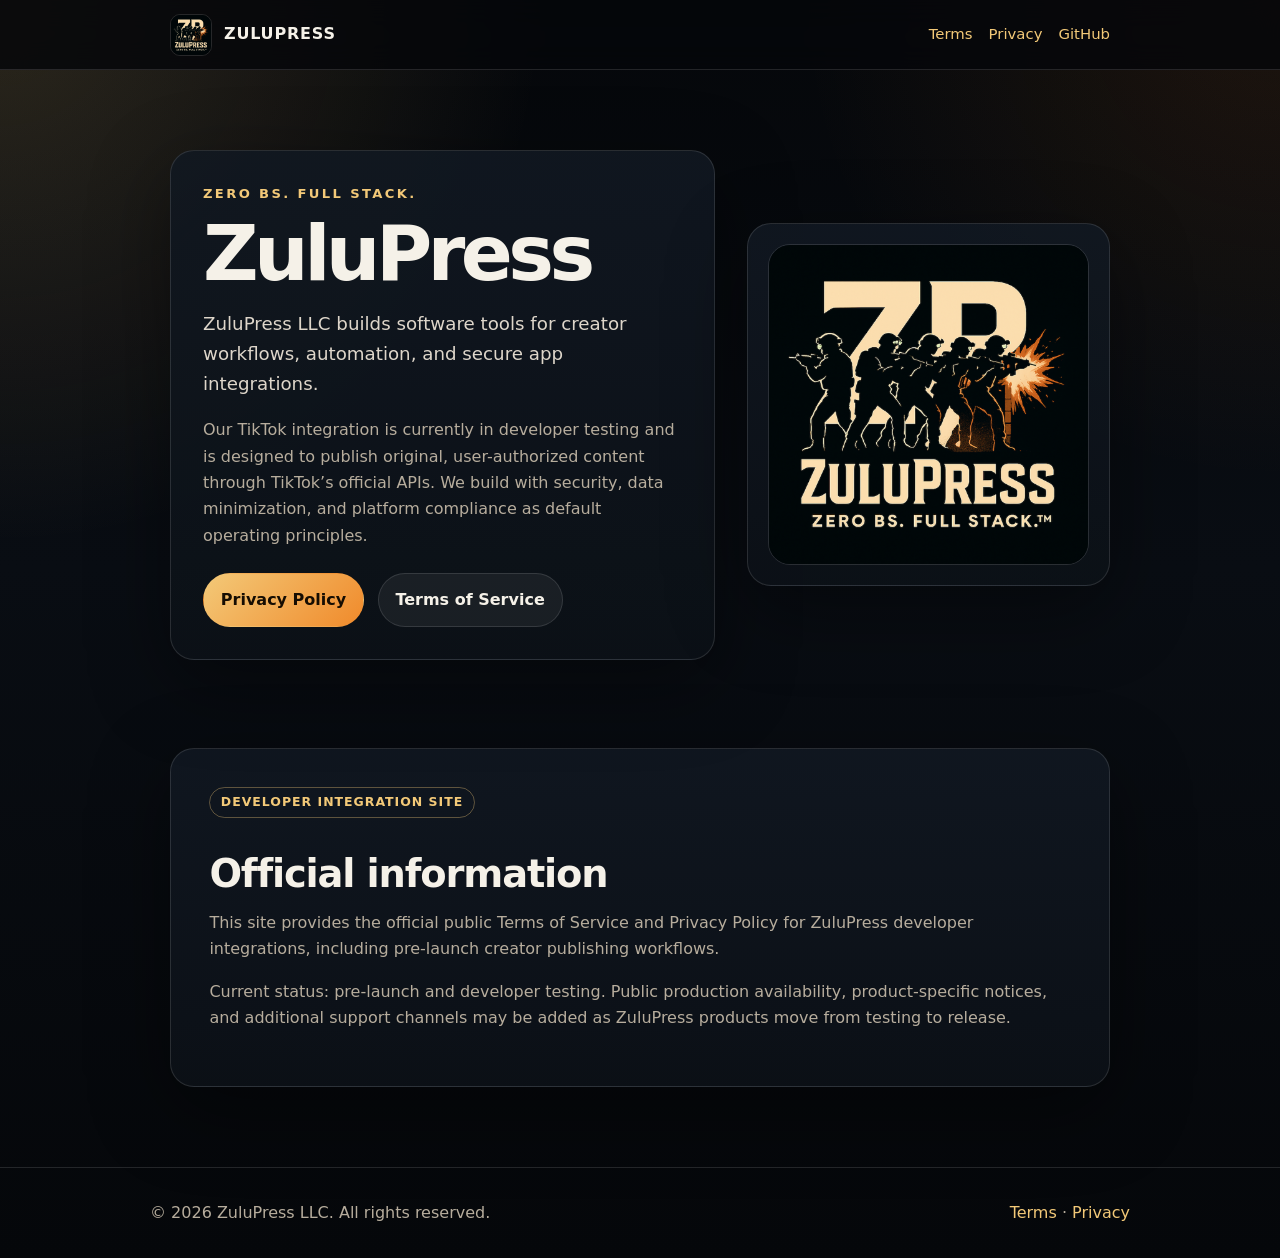
<file: index.html>
<!doctype html>
<html lang="en">
<head>
  <meta charset="utf-8">
  <title>ZuluPress</title>
  <meta name="viewport" content="width=device-width, initial-scale=1">
  <meta name="description" content="ZuluPress LLC builds software tools for creator workflows, automation, and secure app integrations.">
  <link rel="stylesheet" href="/styles.css">
</head>
<body>
  <header class="site-header">
    <nav class="nav" aria-label="Primary navigation">
      <a class="brand" href="/">
        <img src="/assets/zulupress-logo.png" alt="ZuluPress logo">
        <span>ZuluPress</span>
      </a>
      <div class="nav-links">
        <a href="/terms.html">Terms</a>
        <a href="/privacy.html">Privacy</a>
        <a href="https://github.com/ZuluPress">GitHub</a>
      </div>
    </nav>
  </header>

  <section class="hero">
    <div class="hero-card">
      <div class="eyebrow">Zero BS. Full Stack.</div>
      <h1>ZuluPress</h1>
      <p class="lead">ZuluPress LLC builds software tools for creator workflows, automation, and secure app integrations.</p>
      <p>Our TikTok integration is currently in developer testing and is designed to publish original, user-authorized content through TikTok’s official APIs. We build with security, data minimization, and platform compliance as default operating principles.</p>
      <div class="button-row">
        <a class="button primary" href="/privacy.html">Privacy Policy</a>
        <a class="button" href="/terms.html">Terms of Service</a>
      </div>
    </div>
    <div class="logo-panel hero-card">
      <img src="/assets/zulupress-logo.png" alt="ZuluPress logo mark">
    </div>
  </section>

  <main class="legal">
    <section class="content-card">
      <span class="badge">Developer integration site</span>
      <h2>Official information</h2>
      <p>This site provides the official public Terms of Service and Privacy Policy for ZuluPress developer integrations, including pre-launch creator publishing workflows.</p>
      <p>Current status: pre-launch and developer testing. Public production availability, product-specific notices, and additional support channels may be added as ZuluPress products move from testing to release.</p>
    </section>
  </main>

  <footer class="site-footer">
    <div class="footer-inner">
      <span>© 2026 ZuluPress LLC. All rights reserved.</span>
      <span><a href="/terms.html">Terms</a> · <a href="/privacy.html">Privacy</a></span>
    </div>
  </footer>
</body>
</html>
</file>
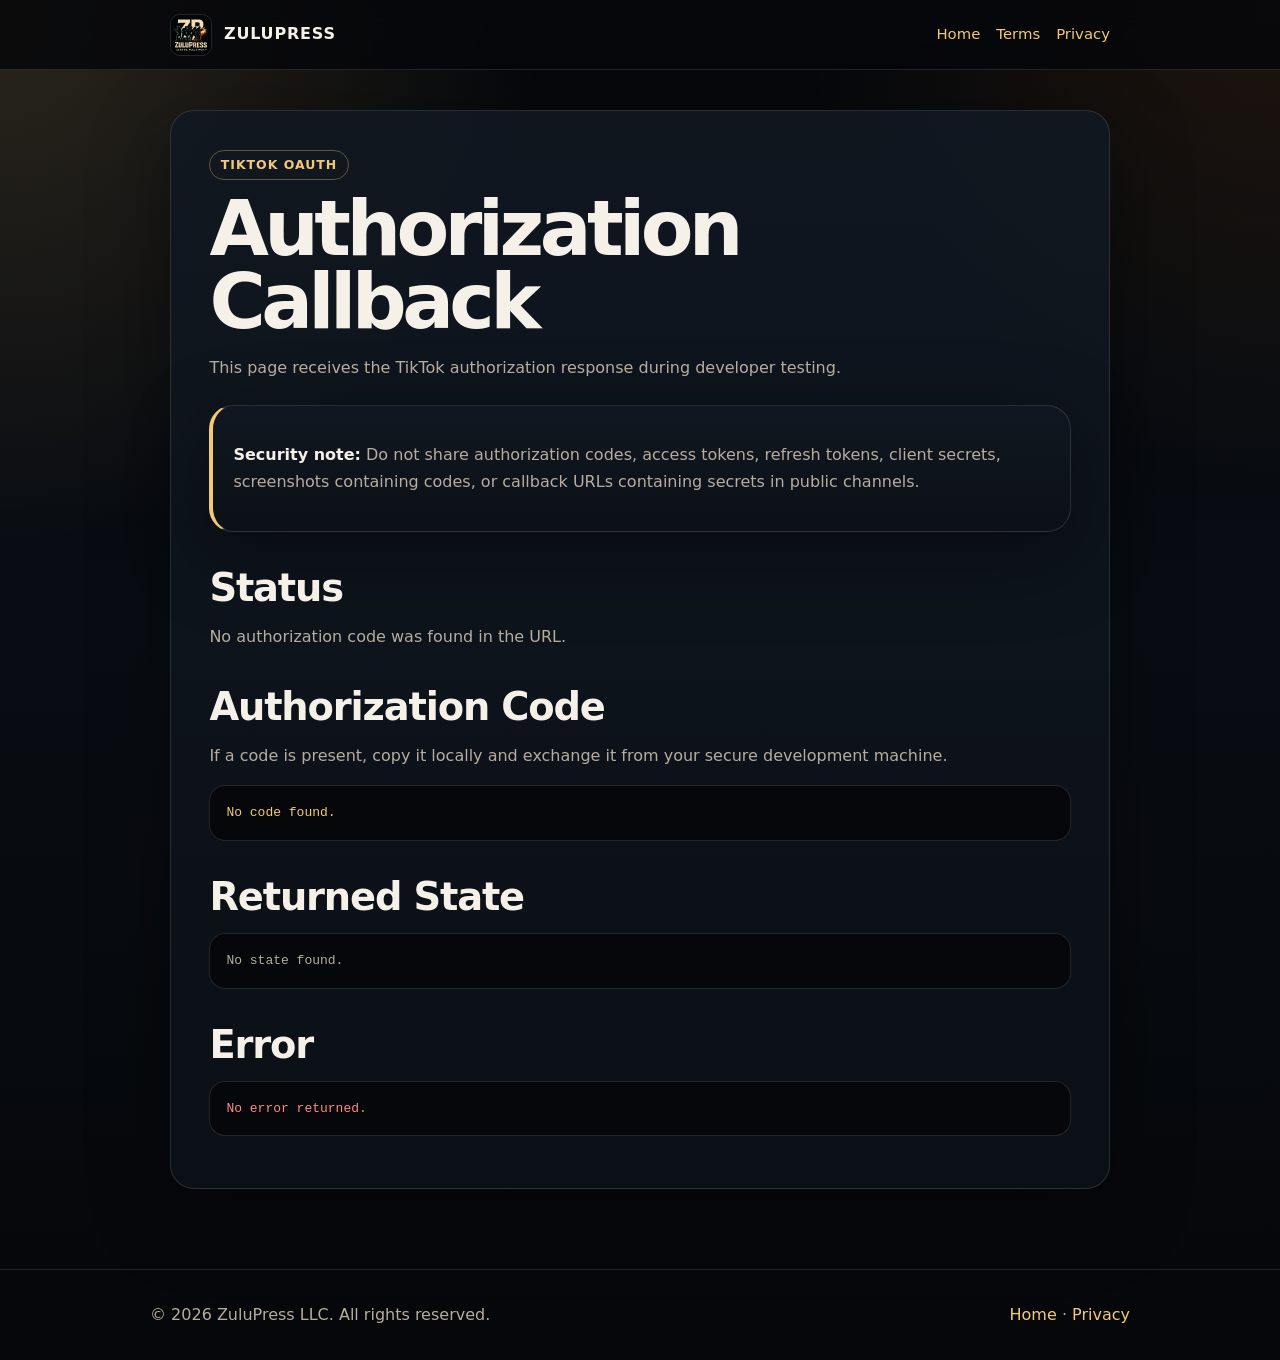
<file: zulupress-tiktok-callback-page/auth/tiktok/callback/index.html>
<!doctype html>
<html lang="en">
<head>
  <meta charset="utf-8">
  <title>TikTok Authorization Callback | ZuluPress</title>
  <meta name="viewport" content="width=device-width, initial-scale=1">
  <link rel="stylesheet" href="/styles.css">
</head>
<body>
  <header class="site-header">
    <nav class="nav" aria-label="Primary navigation">
      <a class="brand" href="/">
        <img src="/assets/zulupress-logo.png" alt="ZuluPress logo">
        <span>ZuluPress</span>
      </a>
      <div class="nav-links">
        <a href="/">Home</a>
        <a href="/terms.html">Terms</a>
        <a href="/privacy.html">Privacy</a>
      </div>
    </nav>
  </header>

  <main class="legal">
    <article class="content-card">
      <span class="badge">TikTok OAuth</span>
      <h1>Authorization Callback</h1>
      <p>This page receives the TikTok authorization response during developer testing.</p>

      <div class="notice-card">
        <p><strong>Security note:</strong> Do not share authorization codes, access tokens, refresh tokens, client secrets, screenshots containing codes, or callback URLs containing secrets in public channels.</p>
      </div>

      <h2>Status</h2>
      <p id="status">Reading authorization response...</p>

      <h2>Authorization Code</h2>
      <p>If a code is present, copy it locally and exchange it from your secure development machine.</p>
      <pre id="code" style="white-space:pre-wrap;overflow-wrap:anywhere;background:#05070a;border:1px solid rgba(255,255,255,.12);border-radius:16px;padding:1rem;color:#f3c978;">No code found.</pre>

      <h2>Returned State</h2>
      <pre id="state" style="white-space:pre-wrap;overflow-wrap:anywhere;background:#05070a;border:1px solid rgba(255,255,255,.12);border-radius:16px;padding:1rem;color:#b7ad9d;">No state found.</pre>

      <h2>Error</h2>
      <pre id="error" style="white-space:pre-wrap;overflow-wrap:anywhere;background:#05070a;border:1px solid rgba(255,255,255,.12);border-radius:16px;padding:1rem;color:#ff8a80;">No error returned.</pre>
    </article>
  </main>

  <footer class="site-footer">
    <div class="footer-inner">
      <span>© 2026 ZuluPress LLC. All rights reserved.</span>
      <span><a href="/">Home</a> · <a href="/privacy.html">Privacy</a></span>
    </div>
  </footer>

  <script>
    const params = new URLSearchParams(window.location.search);
    const code = params.get("code");
    const state = params.get("state");
    const scopes = params.get("scopes");
    const error = params.get("error");
    const errorDescription = params.get("error_description");

    const statusEl = document.getElementById("status");
    const codeEl = document.getElementById("code");
    const stateEl = document.getElementById("state");
    const errorEl = document.getElementById("error");

    if (error) {
      statusEl.textContent = "TikTok returned an authorization error.";
      errorEl.textContent = error + (errorDescription ? "\n" + errorDescription : "");
    } else if (code) {
      statusEl.textContent = "Authorization code received. Exchange this code locally from your secure development environment.";
      codeEl.textContent = code;
      errorEl.textContent = "No error returned.";
    } else {
      statusEl.textContent = "No authorization code was found in the URL.";
    }

    if (state) {
      stateEl.textContent = state + (scopes ? "\nScopes: " + scopes : "");
    }
  </script>
</body>
</html>
</file>
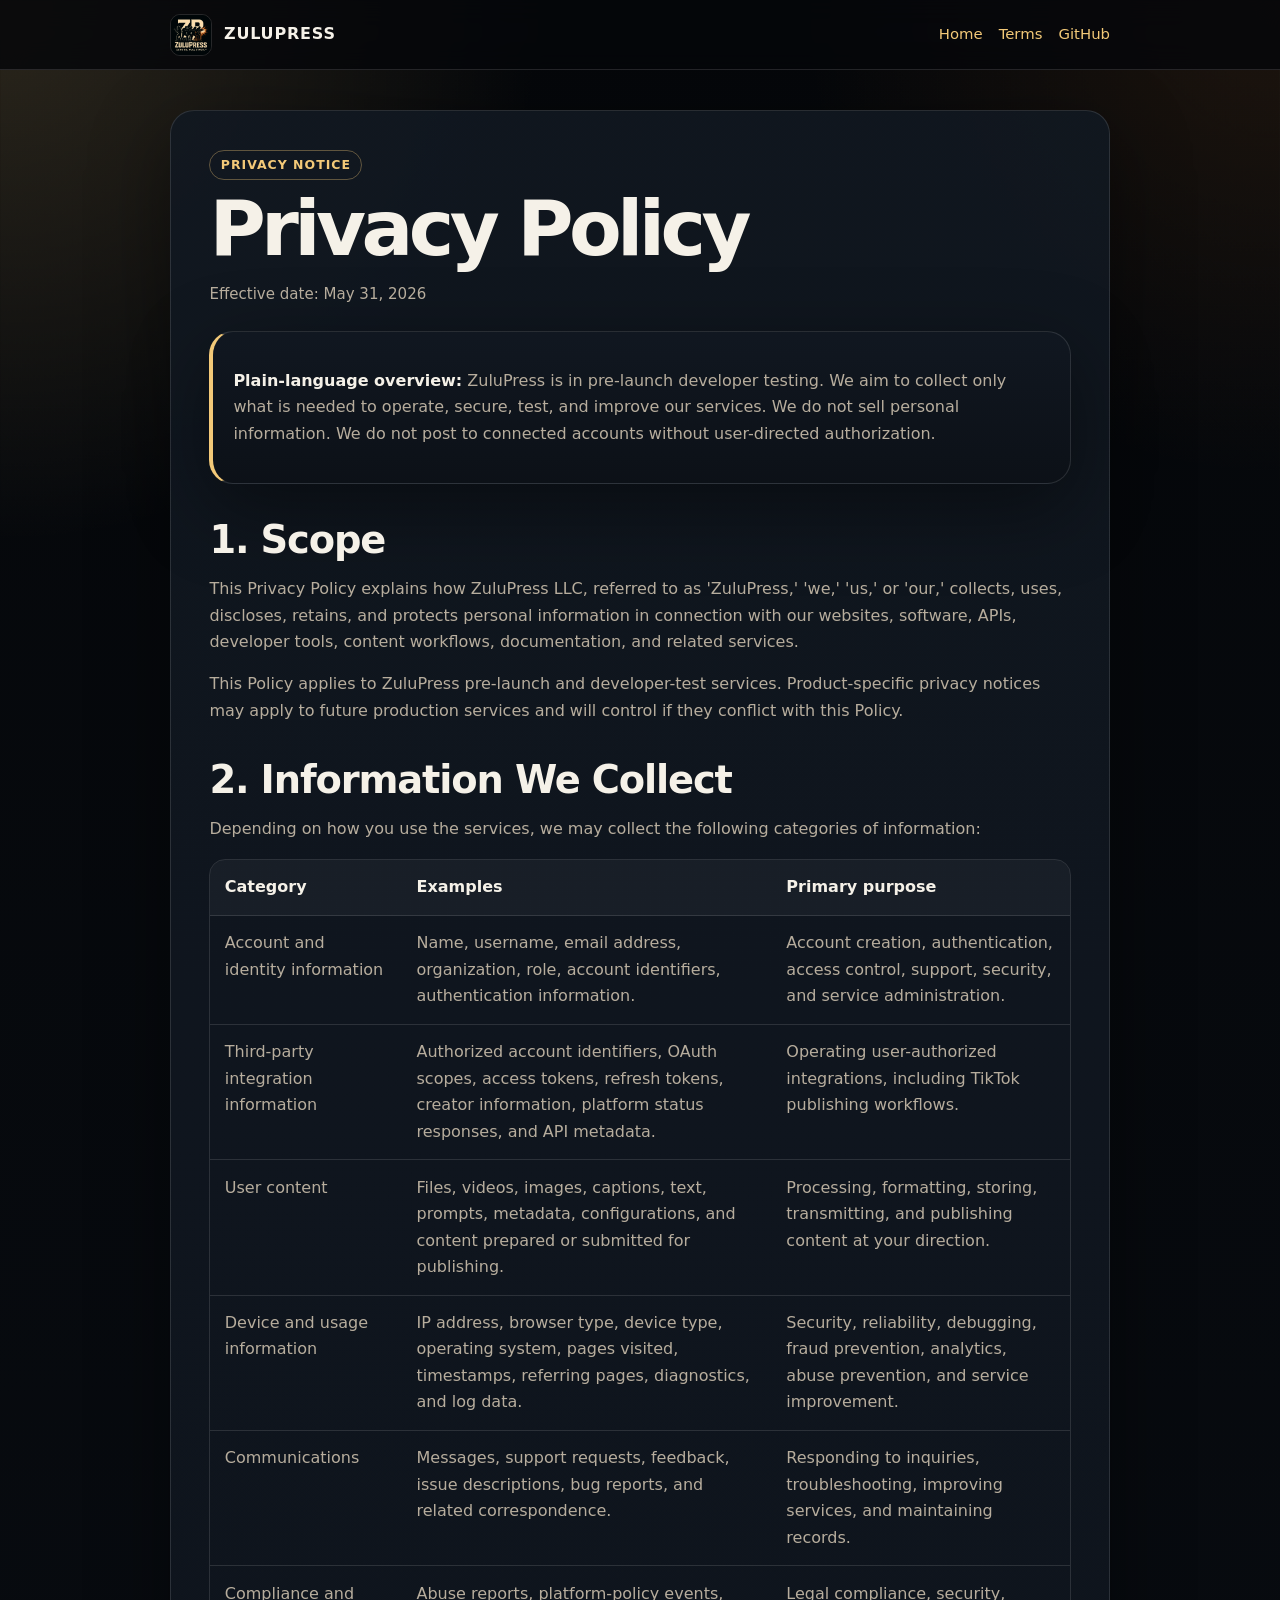
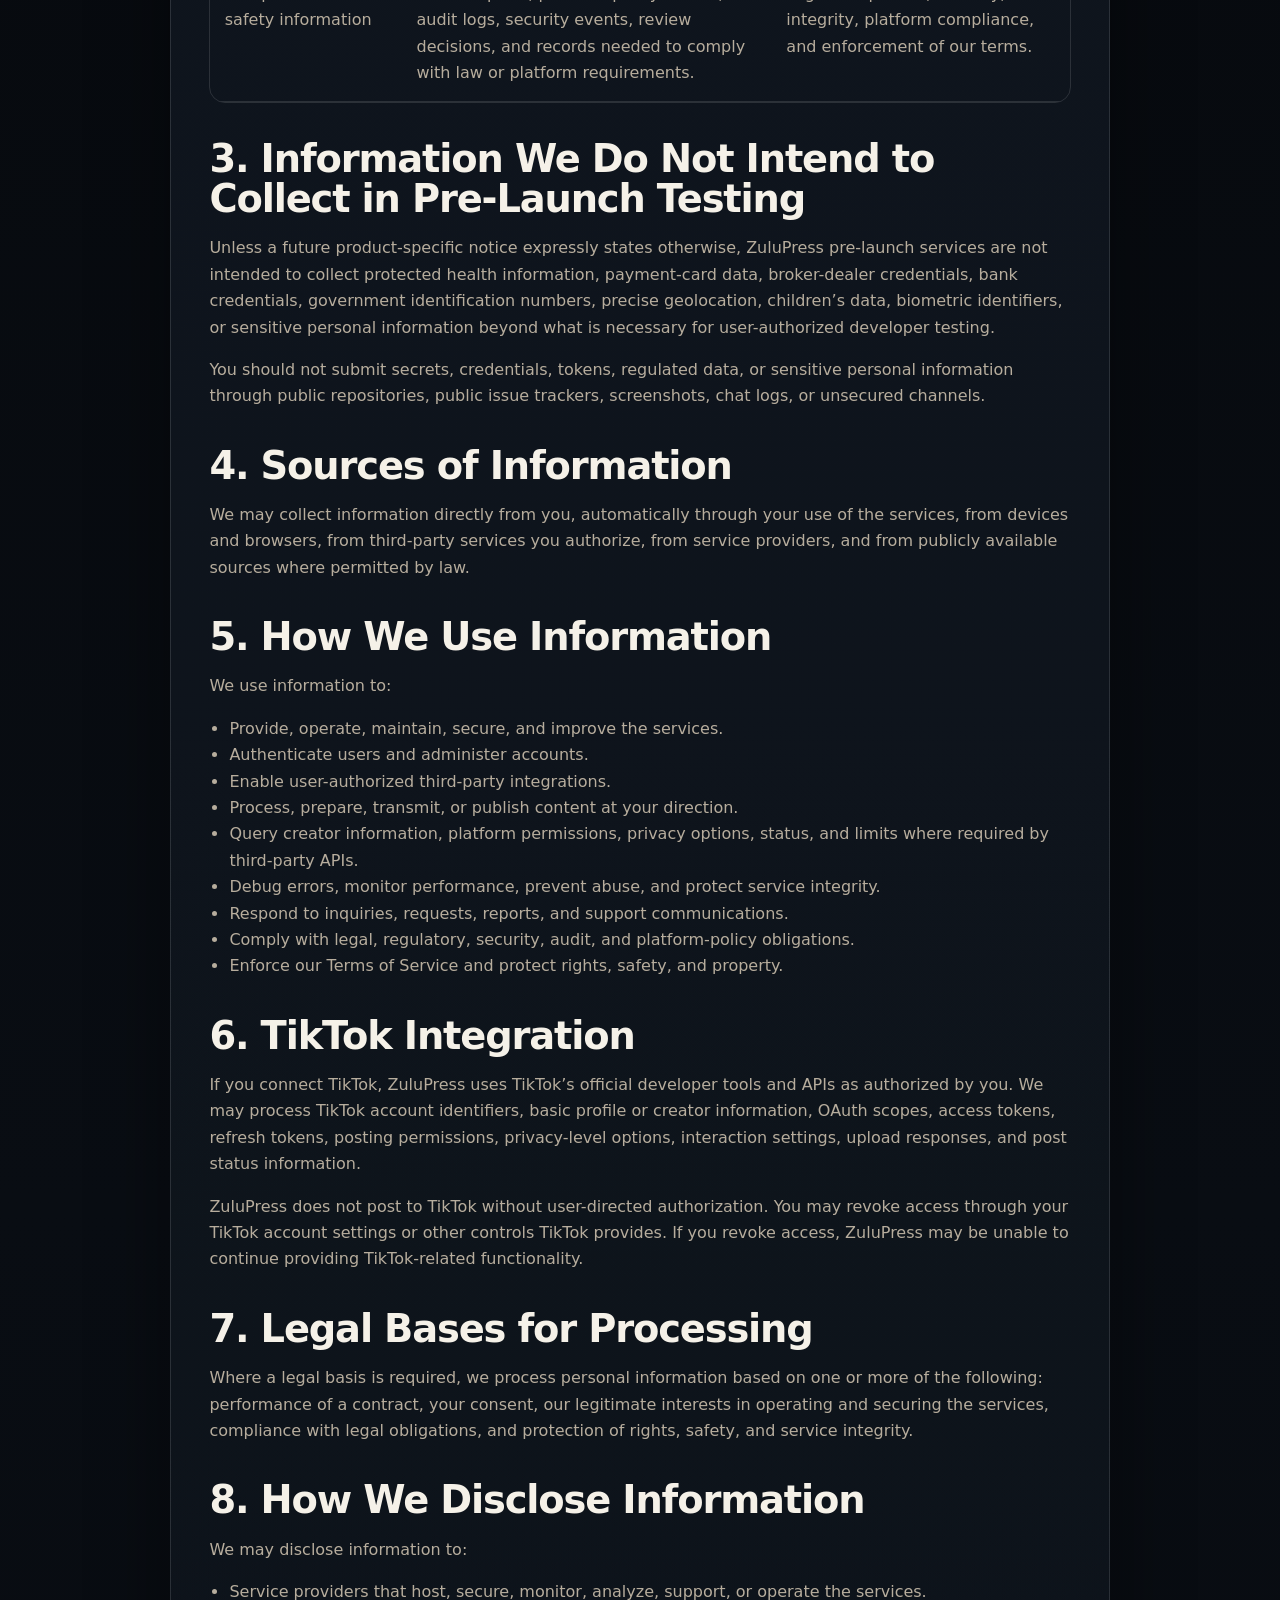
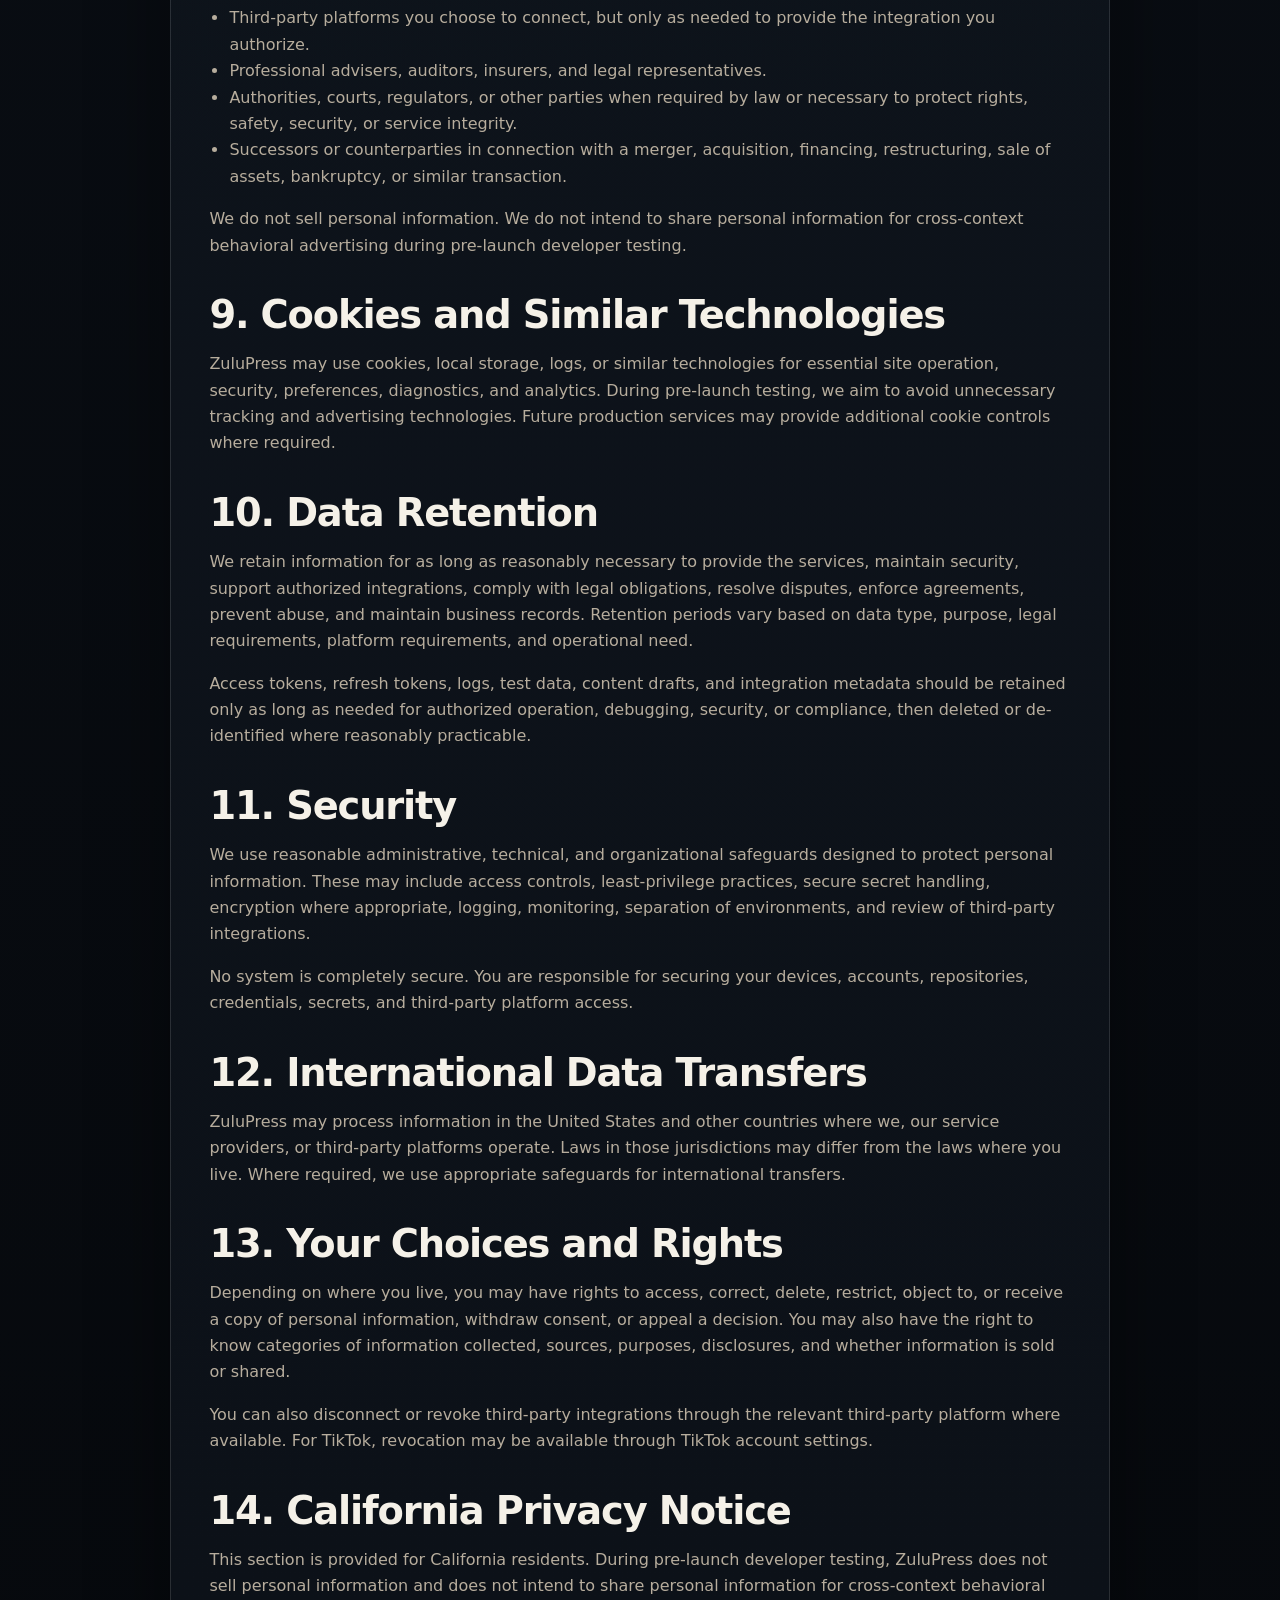
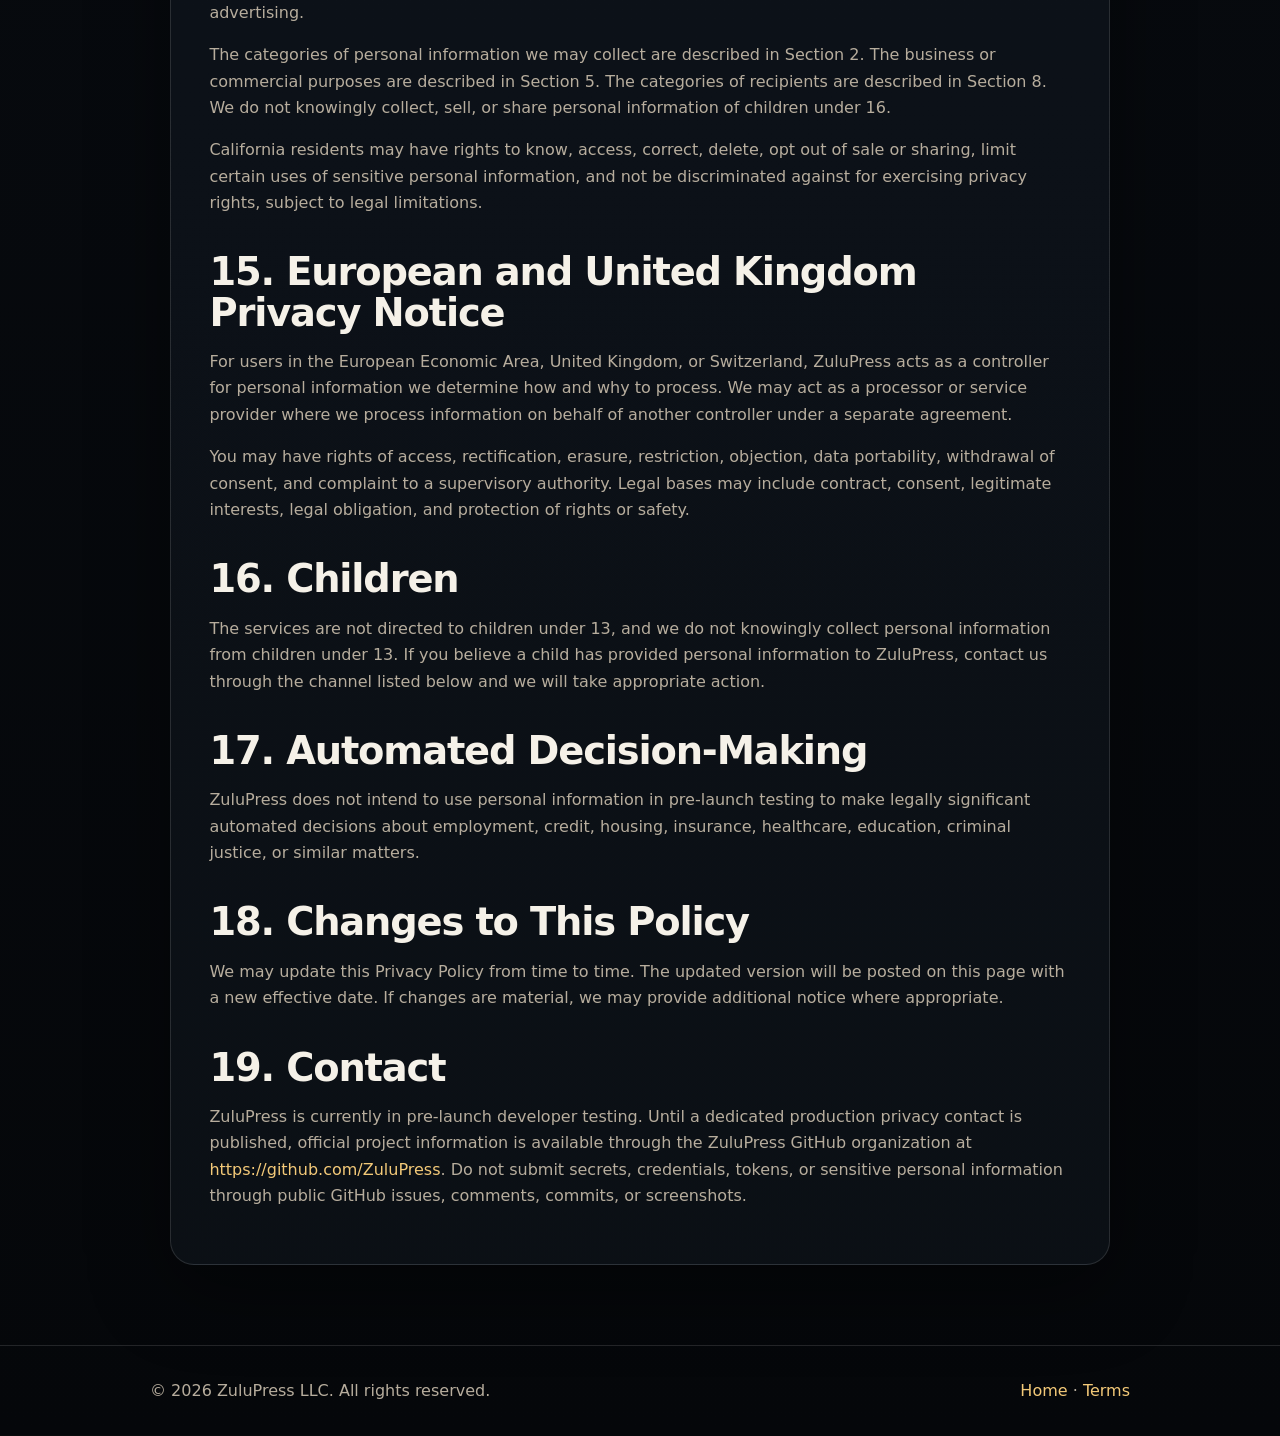
<file: privacy.html>
<!doctype html>
<html lang="en">
<head>
  <meta charset="utf-8">
  <title>Privacy Policy | ZuluPress</title>
  <meta name="viewport" content="width=device-width, initial-scale=1">
  <meta name="description" content="ZuluPress Privacy Policy.">
  <link rel="stylesheet" href="/styles.css">
</head>
<body>
  <header class="site-header">
    <nav class="nav" aria-label="Primary navigation">
      <a class="brand" href="/">
        <img src="/assets/zulupress-logo.png" alt="ZuluPress logo">
        <span>ZuluPress</span>
      </a>
      <div class="nav-links">
        <a href="/">Home</a>
        <a href="/terms.html">Terms</a>
        <a href="https://github.com/ZuluPress">GitHub</a>
      </div>
    </nav>
  </header>

  <main class="legal">
    <article class="content-card">
      <span class="badge">Privacy notice</span>
      <h1>Privacy Policy</h1>
      <p class="meta">Effective date: May 31, 2026</p>

      <div class="notice-card">
        <p><strong>Plain-language overview:</strong> ZuluPress is in pre-launch developer testing. We aim to collect only what is needed to operate, secure, test, and improve our services. We do not sell personal information. We do not post to connected accounts without user-directed authorization.</p>
      </div>

      <h2>1. Scope</h2>
      <p>This Privacy Policy explains how ZuluPress LLC, referred to as 'ZuluPress,' 'we,' 'us,' or 'our,' collects, uses, discloses, retains, and protects personal information in connection with our websites, software, APIs, developer tools, content workflows, documentation, and related services.</p>
      <p>This Policy applies to ZuluPress pre-launch and developer-test services. Product-specific privacy notices may apply to future production services and will control if they conflict with this Policy.</p>

      <h2>2. Information We Collect</h2>
      <p>Depending on how you use the services, we may collect the following categories of information:</p>

      <div class="table-wrap">
        <table>
          <thead>
            <tr>
              <th>Category</th>
              <th>Examples</th>
              <th>Primary purpose</th>
            </tr>
          </thead>
          <tbody>
            <tr>
              <td>Account and identity information</td>
              <td>Name, username, email address, organization, role, account identifiers, authentication information.</td>
              <td>Account creation, authentication, access control, support, security, and service administration.</td>
            </tr>
            <tr>
              <td>Third-party integration information</td>
              <td>Authorized account identifiers, OAuth scopes, access tokens, refresh tokens, creator information, platform status responses, and API metadata.</td>
              <td>Operating user-authorized integrations, including TikTok publishing workflows.</td>
            </tr>
            <tr>
              <td>User content</td>
              <td>Files, videos, images, captions, text, prompts, metadata, configurations, and content prepared or submitted for publishing.</td>
              <td>Processing, formatting, storing, transmitting, and publishing content at your direction.</td>
            </tr>
            <tr>
              <td>Device and usage information</td>
              <td>IP address, browser type, device type, operating system, pages visited, timestamps, referring pages, diagnostics, and log data.</td>
              <td>Security, reliability, debugging, fraud prevention, analytics, abuse prevention, and service improvement.</td>
            </tr>
            <tr>
              <td>Communications</td>
              <td>Messages, support requests, feedback, issue descriptions, bug reports, and related correspondence.</td>
              <td>Responding to inquiries, troubleshooting, improving services, and maintaining records.</td>
            </tr>
            <tr>
              <td>Compliance and safety information</td>
              <td>Abuse reports, platform-policy events, audit logs, security events, review decisions, and records needed to comply with law or platform requirements.</td>
              <td>Legal compliance, security, integrity, platform compliance, and enforcement of our terms.</td>
            </tr>
          </tbody>
        </table>
      </div>

      <h2>3. Information We Do Not Intend to Collect in Pre-Launch Testing</h2>
      <p>Unless a future product-specific notice expressly states otherwise, ZuluPress pre-launch services are not intended to collect protected health information, payment-card data, broker-dealer credentials, bank credentials, government identification numbers, precise geolocation, children’s data, biometric identifiers, or sensitive personal information beyond what is necessary for user-authorized developer testing.</p>
      <p>You should not submit secrets, credentials, tokens, regulated data, or sensitive personal information through public repositories, public issue trackers, screenshots, chat logs, or unsecured channels.</p>

      <h2>4. Sources of Information</h2>
      <p>We may collect information directly from you, automatically through your use of the services, from devices and browsers, from third-party services you authorize, from service providers, and from publicly available sources where permitted by law.</p>

      <h2>5. How We Use Information</h2>
      <p>We use information to:</p>
      <ul>
        <li>Provide, operate, maintain, secure, and improve the services.</li>
        <li>Authenticate users and administer accounts.</li>
        <li>Enable user-authorized third-party integrations.</li>
        <li>Process, prepare, transmit, or publish content at your direction.</li>
        <li>Query creator information, platform permissions, privacy options, status, and limits where required by third-party APIs.</li>
        <li>Debug errors, monitor performance, prevent abuse, and protect service integrity.</li>
        <li>Respond to inquiries, requests, reports, and support communications.</li>
        <li>Comply with legal, regulatory, security, audit, and platform-policy obligations.</li>
        <li>Enforce our Terms of Service and protect rights, safety, and property.</li>
      </ul>

      <h2>6. TikTok Integration</h2>
      <p>If you connect TikTok, ZuluPress uses TikTok’s official developer tools and APIs as authorized by you. We may process TikTok account identifiers, basic profile or creator information, OAuth scopes, access tokens, refresh tokens, posting permissions, privacy-level options, interaction settings, upload responses, and post status information.</p>
      <p>ZuluPress does not post to TikTok without user-directed authorization. You may revoke access through your TikTok account settings or other controls TikTok provides. If you revoke access, ZuluPress may be unable to continue providing TikTok-related functionality.</p>

      <h2>7. Legal Bases for Processing</h2>
      <p>Where a legal basis is required, we process personal information based on one or more of the following: performance of a contract, your consent, our legitimate interests in operating and securing the services, compliance with legal obligations, and protection of rights, safety, and service integrity.</p>

      <h2>8. How We Disclose Information</h2>
      <p>We may disclose information to:</p>
      <ul>
        <li>Service providers that host, secure, monitor, analyze, support, or operate the services.</li>
        <li>Third-party platforms you choose to connect, but only as needed to provide the integration you authorize.</li>
        <li>Professional advisers, auditors, insurers, and legal representatives.</li>
        <li>Authorities, courts, regulators, or other parties when required by law or necessary to protect rights, safety, security, or service integrity.</li>
        <li>Successors or counterparties in connection with a merger, acquisition, financing, restructuring, sale of assets, bankruptcy, or similar transaction.</li>
      </ul>
      <p>We do not sell personal information. We do not intend to share personal information for cross-context behavioral advertising during pre-launch developer testing.</p>

      <h2>9. Cookies and Similar Technologies</h2>
      <p>ZuluPress may use cookies, local storage, logs, or similar technologies for essential site operation, security, preferences, diagnostics, and analytics. During pre-launch testing, we aim to avoid unnecessary tracking and advertising technologies. Future production services may provide additional cookie controls where required.</p>

      <h2>10. Data Retention</h2>
      <p>We retain information for as long as reasonably necessary to provide the services, maintain security, support authorized integrations, comply with legal obligations, resolve disputes, enforce agreements, prevent abuse, and maintain business records. Retention periods vary based on data type, purpose, legal requirements, platform requirements, and operational need.</p>
      <p>Access tokens, refresh tokens, logs, test data, content drafts, and integration metadata should be retained only as long as needed for authorized operation, debugging, security, or compliance, then deleted or de-identified where reasonably practicable.</p>

      <h2>11. Security</h2>
      <p>We use reasonable administrative, technical, and organizational safeguards designed to protect personal information. These may include access controls, least-privilege practices, secure secret handling, encryption where appropriate, logging, monitoring, separation of environments, and review of third-party integrations.</p>
      <p>No system is completely secure. You are responsible for securing your devices, accounts, repositories, credentials, secrets, and third-party platform access.</p>

      <h2>12. International Data Transfers</h2>
      <p>ZuluPress may process information in the United States and other countries where we, our service providers, or third-party platforms operate. Laws in those jurisdictions may differ from the laws where you live. Where required, we use appropriate safeguards for international transfers.</p>

      <h2>13. Your Choices and Rights</h2>
      <p>Depending on where you live, you may have rights to access, correct, delete, restrict, object to, or receive a copy of personal information, withdraw consent, or appeal a decision. You may also have the right to know categories of information collected, sources, purposes, disclosures, and whether information is sold or shared.</p>
      <p>You can also disconnect or revoke third-party integrations through the relevant third-party platform where available. For TikTok, revocation may be available through TikTok account settings.</p>

      <h2>14. California Privacy Notice</h2>
      <p>This section is provided for California residents. During pre-launch developer testing, ZuluPress does not sell personal information and does not intend to share personal information for cross-context behavioral advertising.</p>
      <p>The categories of personal information we may collect are described in Section 2. The business or commercial purposes are described in Section 5. The categories of recipients are described in Section 8. We do not knowingly collect, sell, or share personal information of children under 16.</p>
      <p>California residents may have rights to know, access, correct, delete, opt out of sale or sharing, limit certain uses of sensitive personal information, and not be discriminated against for exercising privacy rights, subject to legal limitations.</p>

      <h2>15. European and United Kingdom Privacy Notice</h2>
      <p>For users in the European Economic Area, United Kingdom, or Switzerland, ZuluPress acts as a controller for personal information we determine how and why to process. We may act as a processor or service provider where we process information on behalf of another controller under a separate agreement.</p>
      <p>You may have rights of access, rectification, erasure, restriction, objection, data portability, withdrawal of consent, and complaint to a supervisory authority. Legal bases may include contract, consent, legitimate interests, legal obligation, and protection of rights or safety.</p>

      <h2>16. Children</h2>
      <p>The services are not directed to children under 13, and we do not knowingly collect personal information from children under 13. If you believe a child has provided personal information to ZuluPress, contact us through the channel listed below and we will take appropriate action.</p>

      <h2>17. Automated Decision-Making</h2>
      <p>ZuluPress does not intend to use personal information in pre-launch testing to make legally significant automated decisions about employment, credit, housing, insurance, healthcare, education, criminal justice, or similar matters.</p>

      <h2>18. Changes to This Policy</h2>
      <p>We may update this Privacy Policy from time to time. The updated version will be posted on this page with a new effective date. If changes are material, we may provide additional notice where appropriate.</p>

      <h2>19. Contact</h2>
      <p>ZuluPress is currently in pre-launch developer testing. Until a dedicated production privacy contact is published, official project information is available through the ZuluPress GitHub organization at <a href="https://github.com/ZuluPress">https://github.com/ZuluPress</a>. Do not submit secrets, credentials, tokens, or sensitive personal information through public GitHub issues, comments, commits, or screenshots.</p>
    </article>
  </main>

  <footer class="site-footer">
    <div class="footer-inner">
      <span>© 2026 ZuluPress LLC. All rights reserved.</span>
      <span><a href="/">Home</a> · <a href="/terms.html">Terms</a></span>
    </div>
  </footer>
</body>
</html>
</file>
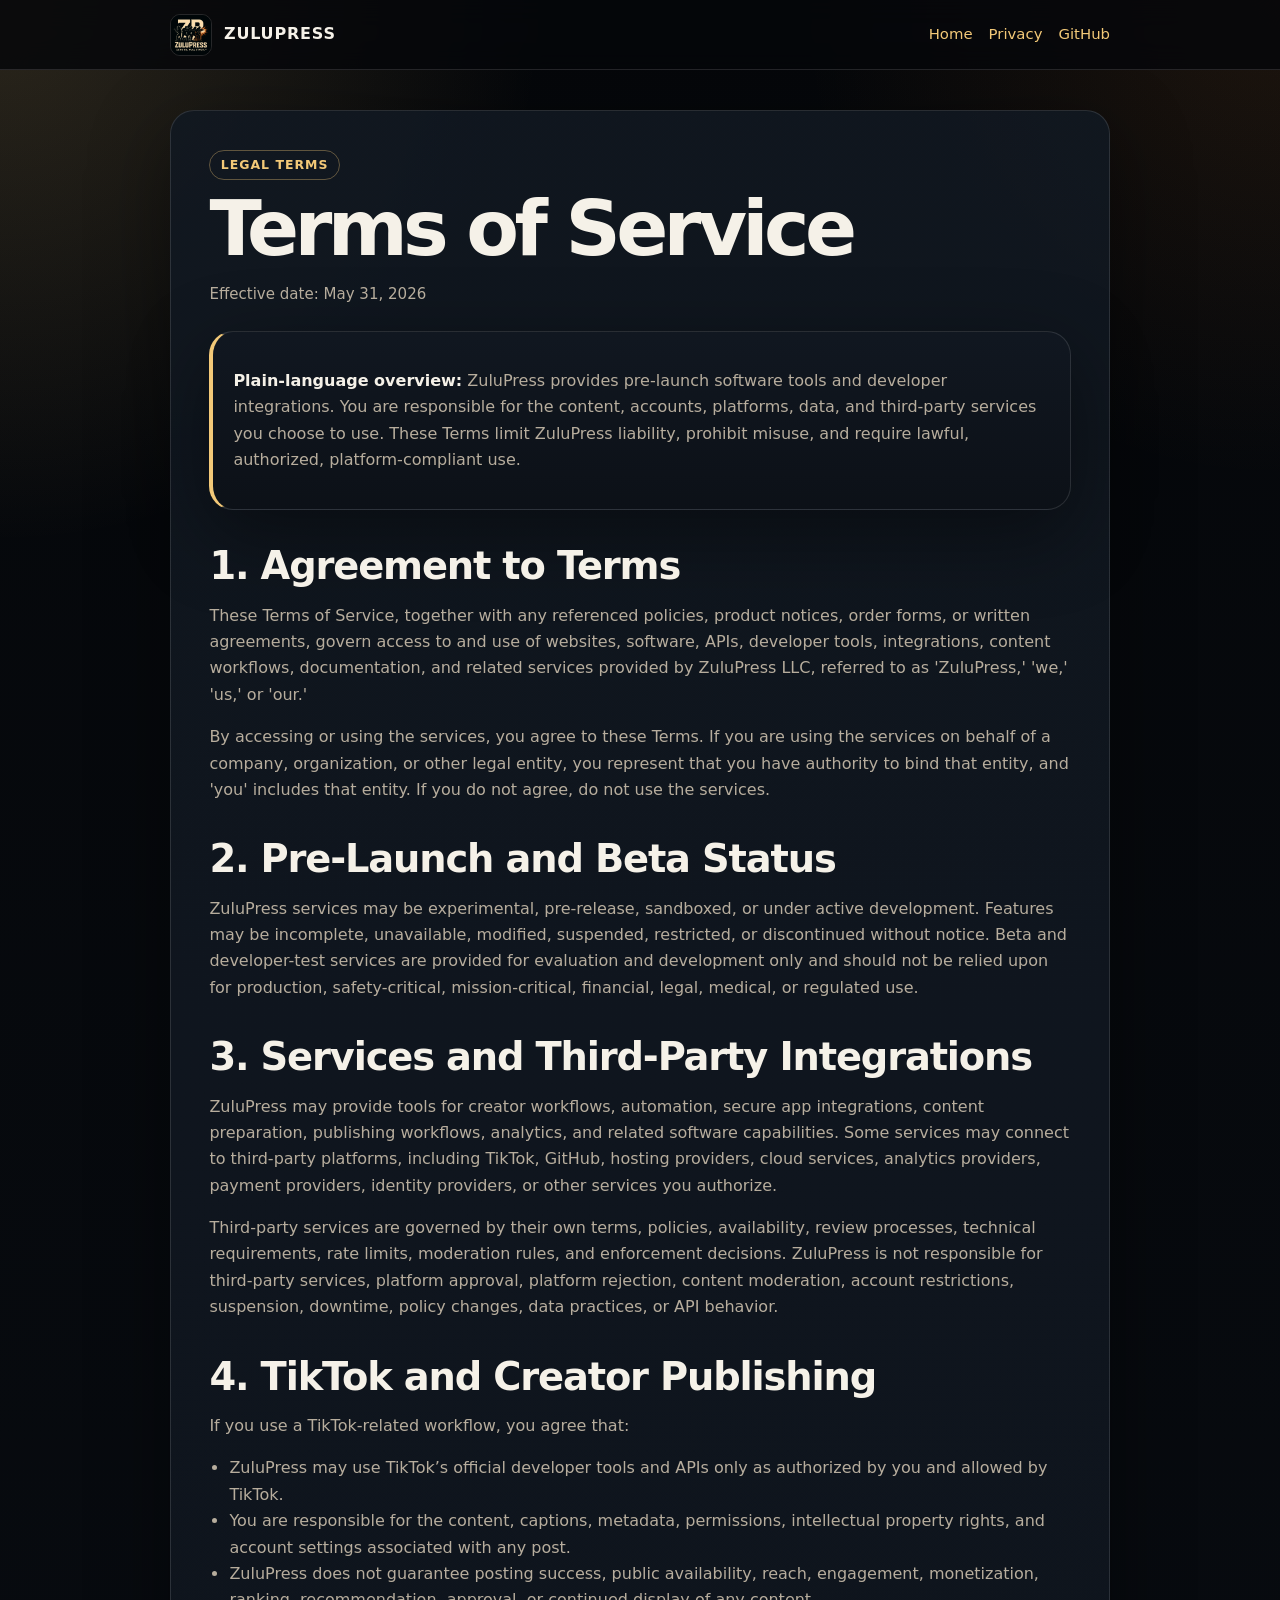
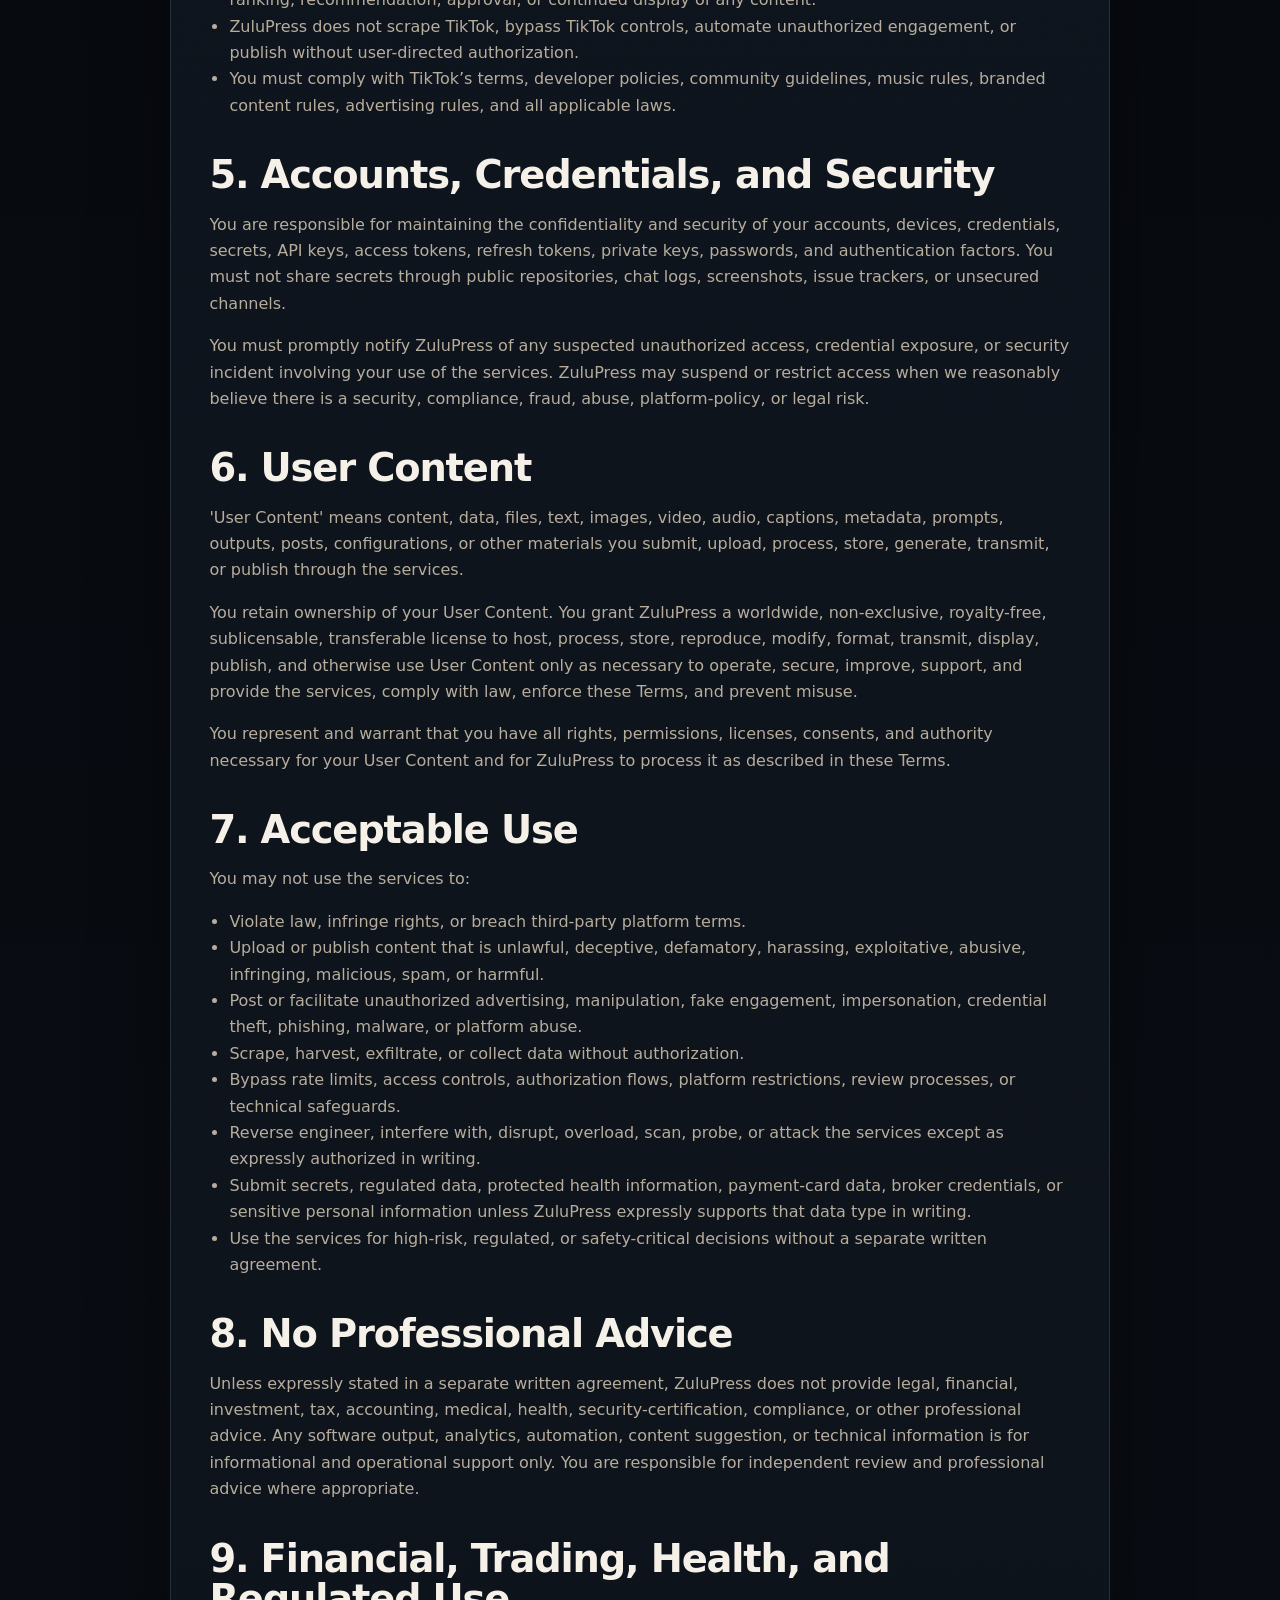
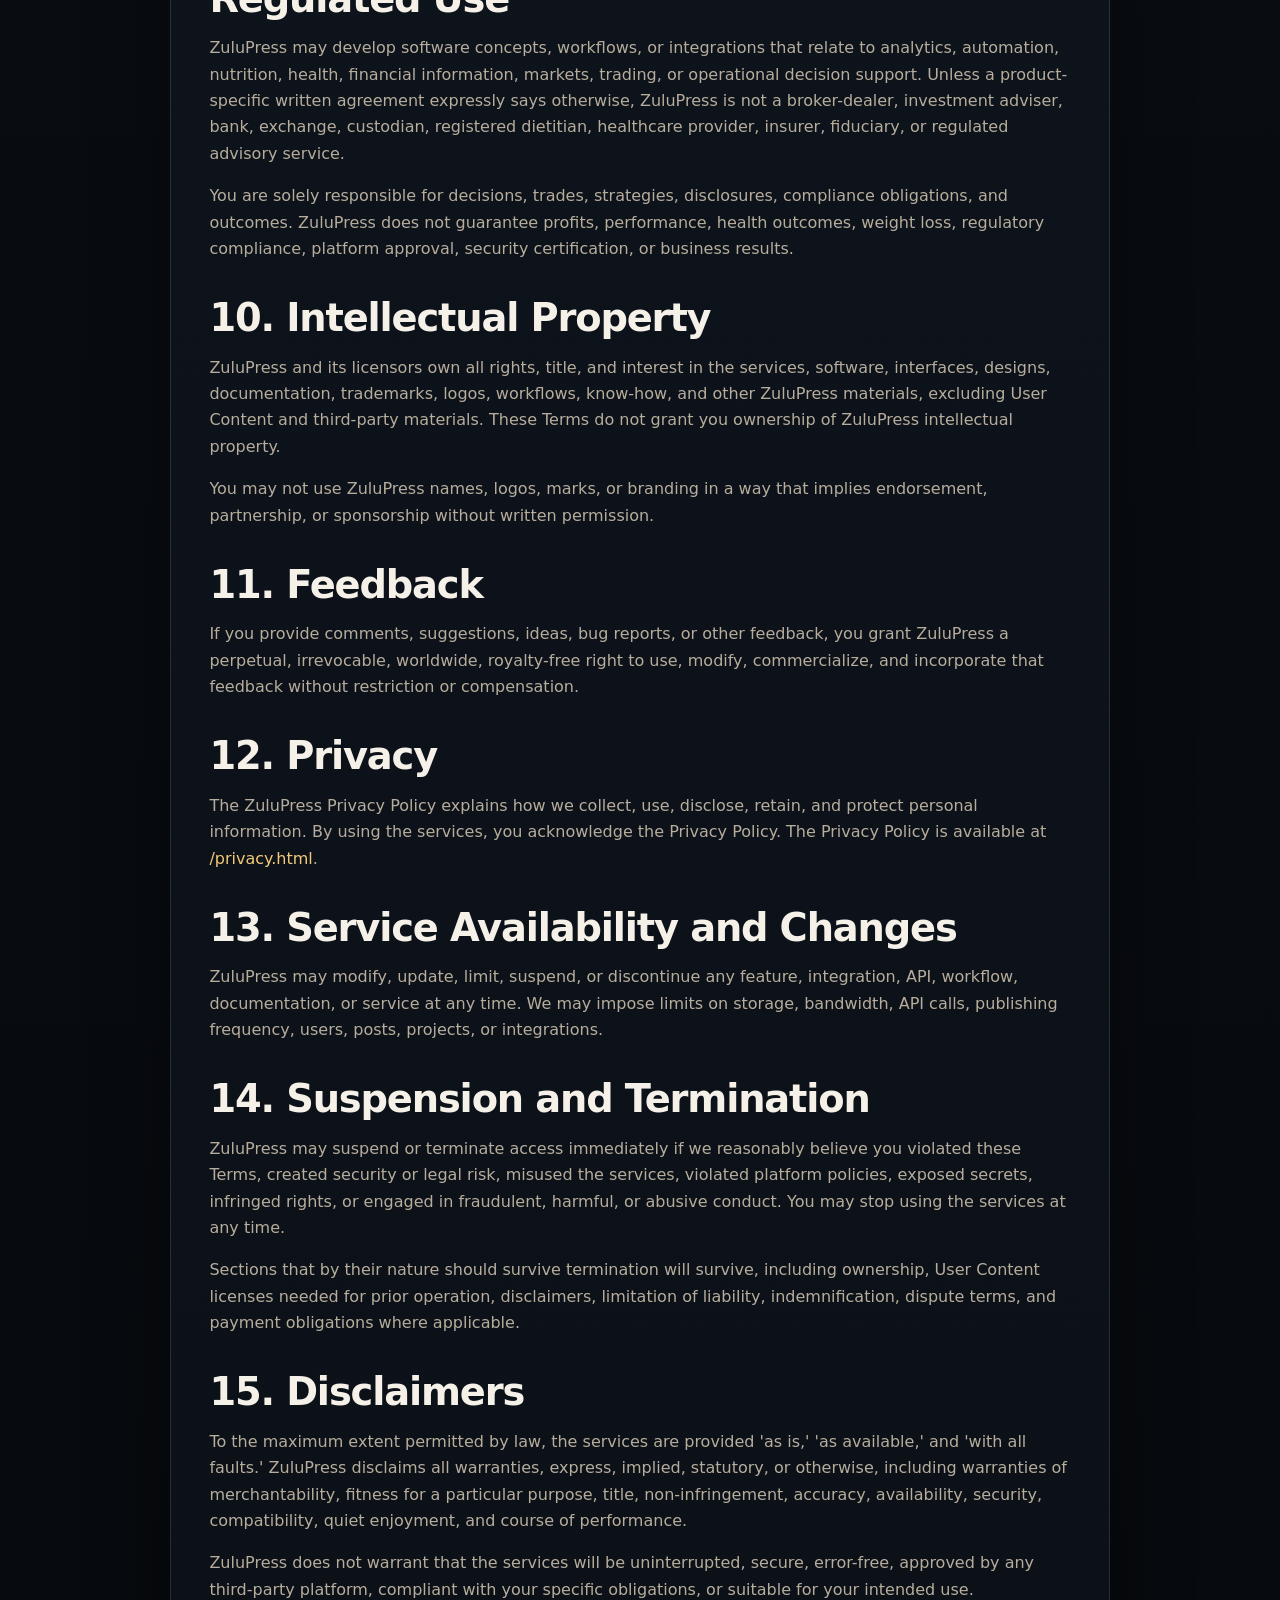
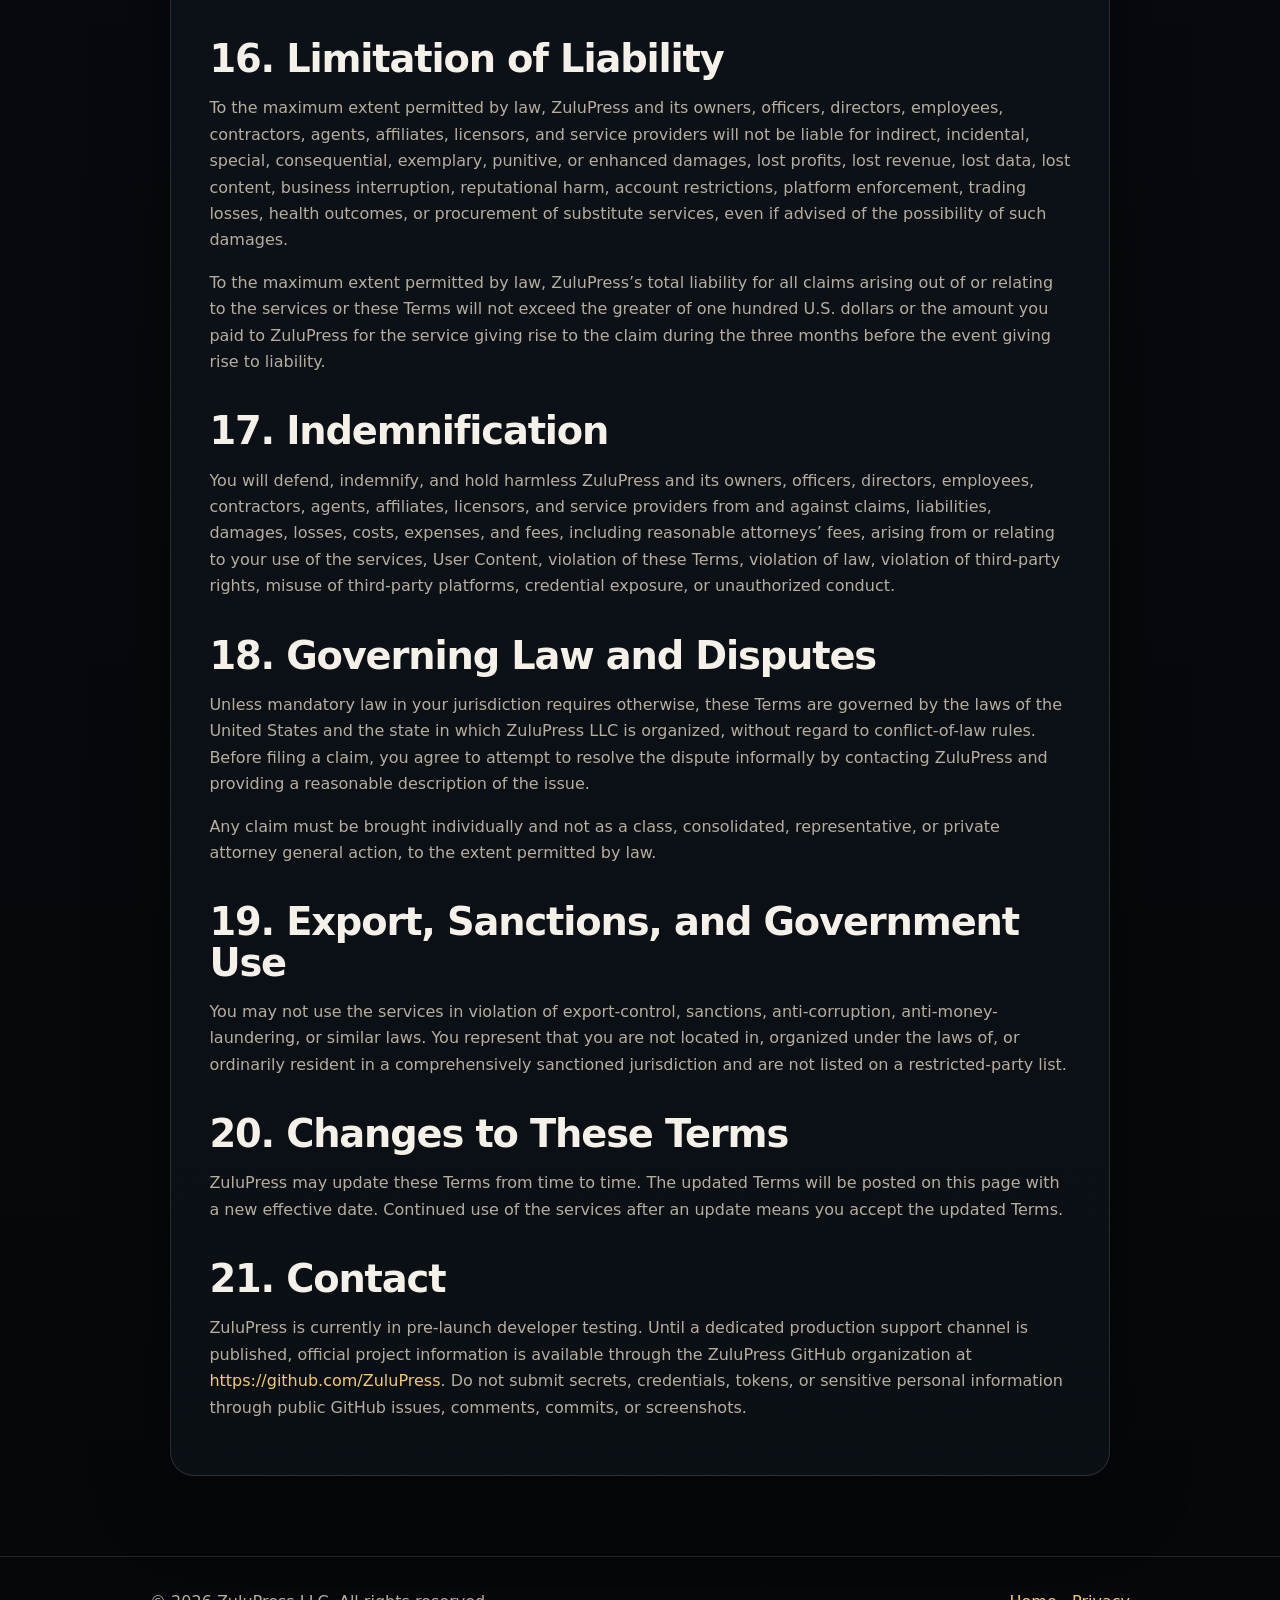
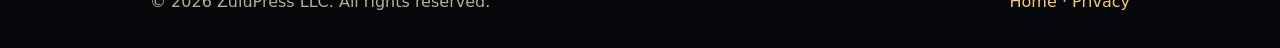
<file: terms.html>
<!doctype html>
<html lang="en">
<head>
  <meta charset="utf-8">
  <title>Terms of Service | ZuluPress</title>
  <meta name="viewport" content="width=device-width, initial-scale=1">
  <meta name="description" content="ZuluPress Terms of Service.">
  <link rel="stylesheet" href="/styles.css">
</head>
<body>
  <header class="site-header">
    <nav class="nav" aria-label="Primary navigation">
      <a class="brand" href="/">
        <img src="/assets/zulupress-logo.png" alt="ZuluPress logo">
        <span>ZuluPress</span>
      </a>
      <div class="nav-links">
        <a href="/">Home</a>
        <a href="/privacy.html">Privacy</a>
        <a href="https://github.com/ZuluPress">GitHub</a>
      </div>
    </nav>
  </header>

  <main class="legal">
    <article class="content-card">
      <span class="badge">Legal terms</span>
      <h1>Terms of Service</h1>
      <p class="meta">Effective date: May 31, 2026</p>

      <div class="notice-card">
        <p><strong>Plain-language overview:</strong> ZuluPress provides pre-launch software tools and developer integrations. You are responsible for the content, accounts, platforms, data, and third-party services you choose to use. These Terms limit ZuluPress liability, prohibit misuse, and require lawful, authorized, platform-compliant use.</p>
      </div>

      <h2>1. Agreement to Terms</h2>
      <p>These Terms of Service, together with any referenced policies, product notices, order forms, or written agreements, govern access to and use of websites, software, APIs, developer tools, integrations, content workflows, documentation, and related services provided by ZuluPress LLC, referred to as 'ZuluPress,' 'we,' 'us,' or 'our.'</p>
      <p>By accessing or using the services, you agree to these Terms. If you are using the services on behalf of a company, organization, or other legal entity, you represent that you have authority to bind that entity, and 'you' includes that entity. If you do not agree, do not use the services.</p>

      <h2>2. Pre-Launch and Beta Status</h2>
      <p>ZuluPress services may be experimental, pre-release, sandboxed, or under active development. Features may be incomplete, unavailable, modified, suspended, restricted, or discontinued without notice. Beta and developer-test services are provided for evaluation and development only and should not be relied upon for production, safety-critical, mission-critical, financial, legal, medical, or regulated use.</p>

      <h2>3. Services and Third-Party Integrations</h2>
      <p>ZuluPress may provide tools for creator workflows, automation, secure app integrations, content preparation, publishing workflows, analytics, and related software capabilities. Some services may connect to third-party platforms, including TikTok, GitHub, hosting providers, cloud services, analytics providers, payment providers, identity providers, or other services you authorize.</p>
      <p>Third-party services are governed by their own terms, policies, availability, review processes, technical requirements, rate limits, moderation rules, and enforcement decisions. ZuluPress is not responsible for third-party services, platform approval, platform rejection, content moderation, account restrictions, suspension, downtime, policy changes, data practices, or API behavior.</p>

      <h2>4. TikTok and Creator Publishing</h2>
      <p>If you use a TikTok-related workflow, you agree that:</p>
      <ul>
        <li>ZuluPress may use TikTok’s official developer tools and APIs only as authorized by you and allowed by TikTok.</li>
        <li>You are responsible for the content, captions, metadata, permissions, intellectual property rights, and account settings associated with any post.</li>
        <li>ZuluPress does not guarantee posting success, public availability, reach, engagement, monetization, ranking, recommendation, approval, or continued display of any content.</li>
        <li>ZuluPress does not scrape TikTok, bypass TikTok controls, automate unauthorized engagement, or publish without user-directed authorization.</li>
        <li>You must comply with TikTok’s terms, developer policies, community guidelines, music rules, branded content rules, advertising rules, and all applicable laws.</li>
      </ul>

      <h2>5. Accounts, Credentials, and Security</h2>
      <p>You are responsible for maintaining the confidentiality and security of your accounts, devices, credentials, secrets, API keys, access tokens, refresh tokens, private keys, passwords, and authentication factors. You must not share secrets through public repositories, chat logs, screenshots, issue trackers, or unsecured channels.</p>
      <p>You must promptly notify ZuluPress of any suspected unauthorized access, credential exposure, or security incident involving your use of the services. ZuluPress may suspend or restrict access when we reasonably believe there is a security, compliance, fraud, abuse, platform-policy, or legal risk.</p>

      <h2>6. User Content</h2>
      <p>'User Content' means content, data, files, text, images, video, audio, captions, metadata, prompts, outputs, posts, configurations, or other materials you submit, upload, process, store, generate, transmit, or publish through the services.</p>
      <p>You retain ownership of your User Content. You grant ZuluPress a worldwide, non-exclusive, royalty-free, sublicensable, transferable license to host, process, store, reproduce, modify, format, transmit, display, publish, and otherwise use User Content only as necessary to operate, secure, improve, support, and provide the services, comply with law, enforce these Terms, and prevent misuse.</p>
      <p>You represent and warrant that you have all rights, permissions, licenses, consents, and authority necessary for your User Content and for ZuluPress to process it as described in these Terms.</p>

      <h2>7. Acceptable Use</h2>
      <p>You may not use the services to:</p>
      <ul>
        <li>Violate law, infringe rights, or breach third-party platform terms.</li>
        <li>Upload or publish content that is unlawful, deceptive, defamatory, harassing, exploitative, abusive, infringing, malicious, spam, or harmful.</li>
        <li>Post or facilitate unauthorized advertising, manipulation, fake engagement, impersonation, credential theft, phishing, malware, or platform abuse.</li>
        <li>Scrape, harvest, exfiltrate, or collect data without authorization.</li>
        <li>Bypass rate limits, access controls, authorization flows, platform restrictions, review processes, or technical safeguards.</li>
        <li>Reverse engineer, interfere with, disrupt, overload, scan, probe, or attack the services except as expressly authorized in writing.</li>
        <li>Submit secrets, regulated data, protected health information, payment-card data, broker credentials, or sensitive personal information unless ZuluPress expressly supports that data type in writing.</li>
        <li>Use the services for high-risk, regulated, or safety-critical decisions without a separate written agreement.</li>
      </ul>

      <h2>8. No Professional Advice</h2>
      <p>Unless expressly stated in a separate written agreement, ZuluPress does not provide legal, financial, investment, tax, accounting, medical, health, security-certification, compliance, or other professional advice. Any software output, analytics, automation, content suggestion, or technical information is for informational and operational support only. You are responsible for independent review and professional advice where appropriate.</p>

      <h2>9. Financial, Trading, Health, and Regulated Use</h2>
      <p>ZuluPress may develop software concepts, workflows, or integrations that relate to analytics, automation, nutrition, health, financial information, markets, trading, or operational decision support. Unless a product-specific written agreement expressly says otherwise, ZuluPress is not a broker-dealer, investment adviser, bank, exchange, custodian, registered dietitian, healthcare provider, insurer, fiduciary, or regulated advisory service.</p>
      <p>You are solely responsible for decisions, trades, strategies, disclosures, compliance obligations, and outcomes. ZuluPress does not guarantee profits, performance, health outcomes, weight loss, regulatory compliance, platform approval, security certification, or business results.</p>

      <h2>10. Intellectual Property</h2>
      <p>ZuluPress and its licensors own all rights, title, and interest in the services, software, interfaces, designs, documentation, trademarks, logos, workflows, know-how, and other ZuluPress materials, excluding User Content and third-party materials. These Terms do not grant you ownership of ZuluPress intellectual property.</p>
      <p>You may not use ZuluPress names, logos, marks, or branding in a way that implies endorsement, partnership, or sponsorship without written permission.</p>

      <h2>11. Feedback</h2>
      <p>If you provide comments, suggestions, ideas, bug reports, or other feedback, you grant ZuluPress a perpetual, irrevocable, worldwide, royalty-free right to use, modify, commercialize, and incorporate that feedback without restriction or compensation.</p>

      <h2>12. Privacy</h2>
      <p>The ZuluPress Privacy Policy explains how we collect, use, disclose, retain, and protect personal information. By using the services, you acknowledge the Privacy Policy. The Privacy Policy is available at <a href="/privacy.html">/privacy.html</a>.</p>

      <h2>13. Service Availability and Changes</h2>
      <p>ZuluPress may modify, update, limit, suspend, or discontinue any feature, integration, API, workflow, documentation, or service at any time. We may impose limits on storage, bandwidth, API calls, publishing frequency, users, posts, projects, or integrations.</p>

      <h2>14. Suspension and Termination</h2>
      <p>ZuluPress may suspend or terminate access immediately if we reasonably believe you violated these Terms, created security or legal risk, misused the services, violated platform policies, exposed secrets, infringed rights, or engaged in fraudulent, harmful, or abusive conduct. You may stop using the services at any time.</p>
      <p>Sections that by their nature should survive termination will survive, including ownership, User Content licenses needed for prior operation, disclaimers, limitation of liability, indemnification, dispute terms, and payment obligations where applicable.</p>

      <h2>15. Disclaimers</h2>
      <p>To the maximum extent permitted by law, the services are provided 'as is,' 'as available,' and 'with all faults.' ZuluPress disclaims all warranties, express, implied, statutory, or otherwise, including warranties of merchantability, fitness for a particular purpose, title, non-infringement, accuracy, availability, security, compatibility, quiet enjoyment, and course of performance.</p>
      <p>ZuluPress does not warrant that the services will be uninterrupted, secure, error-free, approved by any third-party platform, compliant with your specific obligations, or suitable for your intended use.</p>

      <h2>16. Limitation of Liability</h2>
      <p>To the maximum extent permitted by law, ZuluPress and its owners, officers, directors, employees, contractors, agents, affiliates, licensors, and service providers will not be liable for indirect, incidental, special, consequential, exemplary, punitive, or enhanced damages, lost profits, lost revenue, lost data, lost content, business interruption, reputational harm, account restrictions, platform enforcement, trading losses, health outcomes, or procurement of substitute services, even if advised of the possibility of such damages.</p>
      <p>To the maximum extent permitted by law, ZuluPress’s total liability for all claims arising out of or relating to the services or these Terms will not exceed the greater of one hundred U.S. dollars or the amount you paid to ZuluPress for the service giving rise to the claim during the three months before the event giving rise to liability.</p>

      <h2>17. Indemnification</h2>
      <p>You will defend, indemnify, and hold harmless ZuluPress and its owners, officers, directors, employees, contractors, agents, affiliates, licensors, and service providers from and against claims, liabilities, damages, losses, costs, expenses, and fees, including reasonable attorneys’ fees, arising from or relating to your use of the services, User Content, violation of these Terms, violation of law, violation of third-party rights, misuse of third-party platforms, credential exposure, or unauthorized conduct.</p>

      <h2>18. Governing Law and Disputes</h2>
      <p>Unless mandatory law in your jurisdiction requires otherwise, these Terms are governed by the laws of the United States and the state in which ZuluPress LLC is organized, without regard to conflict-of-law rules. Before filing a claim, you agree to attempt to resolve the dispute informally by contacting ZuluPress and providing a reasonable description of the issue.</p>
      <p>Any claim must be brought individually and not as a class, consolidated, representative, or private attorney general action, to the extent permitted by law.</p>

      <h2>19. Export, Sanctions, and Government Use</h2>
      <p>You may not use the services in violation of export-control, sanctions, anti-corruption, anti-money-laundering, or similar laws. You represent that you are not located in, organized under the laws of, or ordinarily resident in a comprehensively sanctioned jurisdiction and are not listed on a restricted-party list.</p>

      <h2>20. Changes to These Terms</h2>
      <p>ZuluPress may update these Terms from time to time. The updated Terms will be posted on this page with a new effective date. Continued use of the services after an update means you accept the updated Terms.</p>

      <h2>21. Contact</h2>
      <p>ZuluPress is currently in pre-launch developer testing. Until a dedicated production support channel is published, official project information is available through the ZuluPress GitHub organization at <a href="https://github.com/ZuluPress">https://github.com/ZuluPress</a>. Do not submit secrets, credentials, tokens, or sensitive personal information through public GitHub issues, comments, commits, or screenshots.</p>
    </article>
  </main>

  <footer class="site-footer">
    <div class="footer-inner">
      <span>© 2026 ZuluPress LLC. All rights reserved.</span>
      <span><a href="/">Home</a> · <a href="/privacy.html">Privacy</a></span>
    </div>
  </footer>
</body>
</html>
</file>
<file: styles.css>
/* ZuluPress GitHub Pages site */
:root {
  --bg: #05070a;
  --panel: #0c1117;
  --panel-2: #111821;
  --text: #f5f1e8;
  --muted: #b7ad9d;
  --line: rgba(255,255,255,0.12);
  --accent: #f3c978;
  --accent-2: #f08a2b;
  --danger: #ff5e57;
  --ok: #68d391;
  --max: 980px;
}

* {
  box-sizing: border-box;
}

html {
  background: var(--bg);
  color: var(--text);
  font-family: Inter, ui-sans-serif, system-ui, -apple-system, BlinkMacSystemFont, "Segoe UI", Arial, sans-serif;
  line-height: 1.65;
}

body {
  margin: 0;
  min-height: 100vh;
  background:
    radial-gradient(circle at top left, rgba(243, 201, 120, 0.16), transparent 34rem),
    radial-gradient(circle at top right, rgba(240, 138, 43, 0.10), transparent 30rem),
    linear-gradient(180deg, #05070a 0%, #090d13 45%, #05070a 100%);
}

a {
  color: var(--accent);
  text-decoration: none;
}

a:hover {
  text-decoration: underline;
}

.site-header {
  border-bottom: 1px solid var(--line);
  background: rgba(5, 7, 10, 0.82);
  backdrop-filter: blur(14px);
  position: sticky;
  top: 0;
  z-index: 10;
}

.nav {
  max-width: var(--max);
  margin: 0 auto;
  padding: 0.85rem 1.25rem;
  display: flex;
  align-items: center;
  justify-content: space-between;
  gap: 1rem;
}

.brand {
  display: flex;
  align-items: center;
  gap: 0.75rem;
  color: var(--text);
  font-weight: 800;
  letter-spacing: 0.05em;
  text-transform: uppercase;
}

.brand img {
  width: 42px;
  height: 42px;
  border-radius: 10px;
  object-fit: cover;
  border: 1px solid var(--line);
}

.nav-links {
  display: flex;
  gap: 1rem;
  flex-wrap: wrap;
  font-size: 0.93rem;
}

.hero {
  max-width: var(--max);
  margin: 0 auto;
  padding: 5rem 1.25rem 3rem;
  display: grid;
  grid-template-columns: 1.2fr 0.8fr;
  gap: 2rem;
  align-items: center;
}

.hero-card,
.content-card,
.notice-card {
  background: linear-gradient(180deg, rgba(17, 24, 33, 0.92), rgba(12, 17, 23, 0.92));
  border: 1px solid var(--line);
  border-radius: 24px;
  box-shadow: 0 24px 80px rgba(0, 0, 0, 0.42);
}

.hero-card {
  padding: 2rem;
}

.eyebrow {
  color: var(--accent);
  font-size: 0.82rem;
  letter-spacing: 0.18em;
  text-transform: uppercase;
  font-weight: 800;
}

h1 {
  font-size: clamp(2.5rem, 6vw, 5rem);
  line-height: 0.95;
  margin: 0.8rem 0 1rem;
  letter-spacing: -0.06em;
}

h2 {
  font-size: clamp(1.8rem, 3vw, 2.5rem);
  line-height: 1.05;
  margin: 2.25rem 0 1rem;
  letter-spacing: -0.03em;
}

h3 {
  font-size: 1.18rem;
  margin: 1.65rem 0 0.4rem;
}

p,
li {
  color: var(--muted);
}

.lead {
  font-size: 1.14rem;
  color: #ded6ca;
}

.button-row {
  margin-top: 1.5rem;
  display: flex;
  gap: 0.85rem;
  flex-wrap: wrap;
}

.button {
  display: inline-flex;
  align-items: center;
  justify-content: center;
  border: 1px solid var(--line);
  border-radius: 999px;
  padding: 0.78rem 1.05rem;
  color: var(--text);
  background: rgba(255, 255, 255, 0.06);
  font-weight: 700;
}

.button.primary {
  background: linear-gradient(135deg, var(--accent), var(--accent-2));
  color: #160d02;
  border-color: transparent;
}

.logo-panel {
  padding: 1.25rem;
  display: grid;
  place-items: center;
}

.logo-panel img {
  width: min(100%, 360px);
  border-radius: 22px;
  border: 1px solid var(--line);
}

main.legal {
  max-width: var(--max);
  margin: 0 auto;
  padding: 2.5rem 1.25rem 5rem;
}

.content-card {
  padding: clamp(1.25rem, 3vw, 2.5rem);
}

.notice-card {
  padding: 1.25rem;
  margin: 1.5rem 0;
  border-left: 4px solid var(--accent);
}

.meta {
  color: var(--muted);
  font-size: 0.94rem;
}

hr {
  border: 0;
  border-top: 1px solid var(--line);
  margin: 2rem 0;
}

ul {
  padding-left: 1.25rem;
}

strong {
  color: var(--text);
}

.table-wrap {
  overflow-x: auto;
  border: 1px solid var(--line);
  border-radius: 16px;
  margin: 1rem 0 1.4rem;
}

table {
  width: 100%;
  border-collapse: collapse;
  min-width: 720px;
}

th,
td {
  padding: 0.9rem;
  border-bottom: 1px solid var(--line);
  text-align: left;
  vertical-align: top;
}

th {
  color: var(--text);
  background: rgba(255, 255, 255, 0.04);
}

td {
  color: var(--muted);
}

.site-footer {
  border-top: 1px solid var(--line);
  padding: 2rem 1.25rem;
  color: var(--muted);
}

.footer-inner {
  max-width: var(--max);
  margin: 0 auto;
  display: flex;
  justify-content: space-between;
  gap: 1rem;
  flex-wrap: wrap;
}

.badge {
  display: inline-block;
  color: var(--accent);
  border: 1px solid rgba(243, 201, 120, 0.35);
  border-radius: 999px;
  padding: 0.25rem 0.65rem;
  font-size: 0.78rem;
  font-weight: 800;
  letter-spacing: 0.08em;
  text-transform: uppercase;
}

@media (max-width: 800px) {
  .hero {
    grid-template-columns: 1fr;
    padding-top: 3rem;
  }

  .nav {
    align-items: flex-start;
    flex-direction: column;
  }
}
</file>
